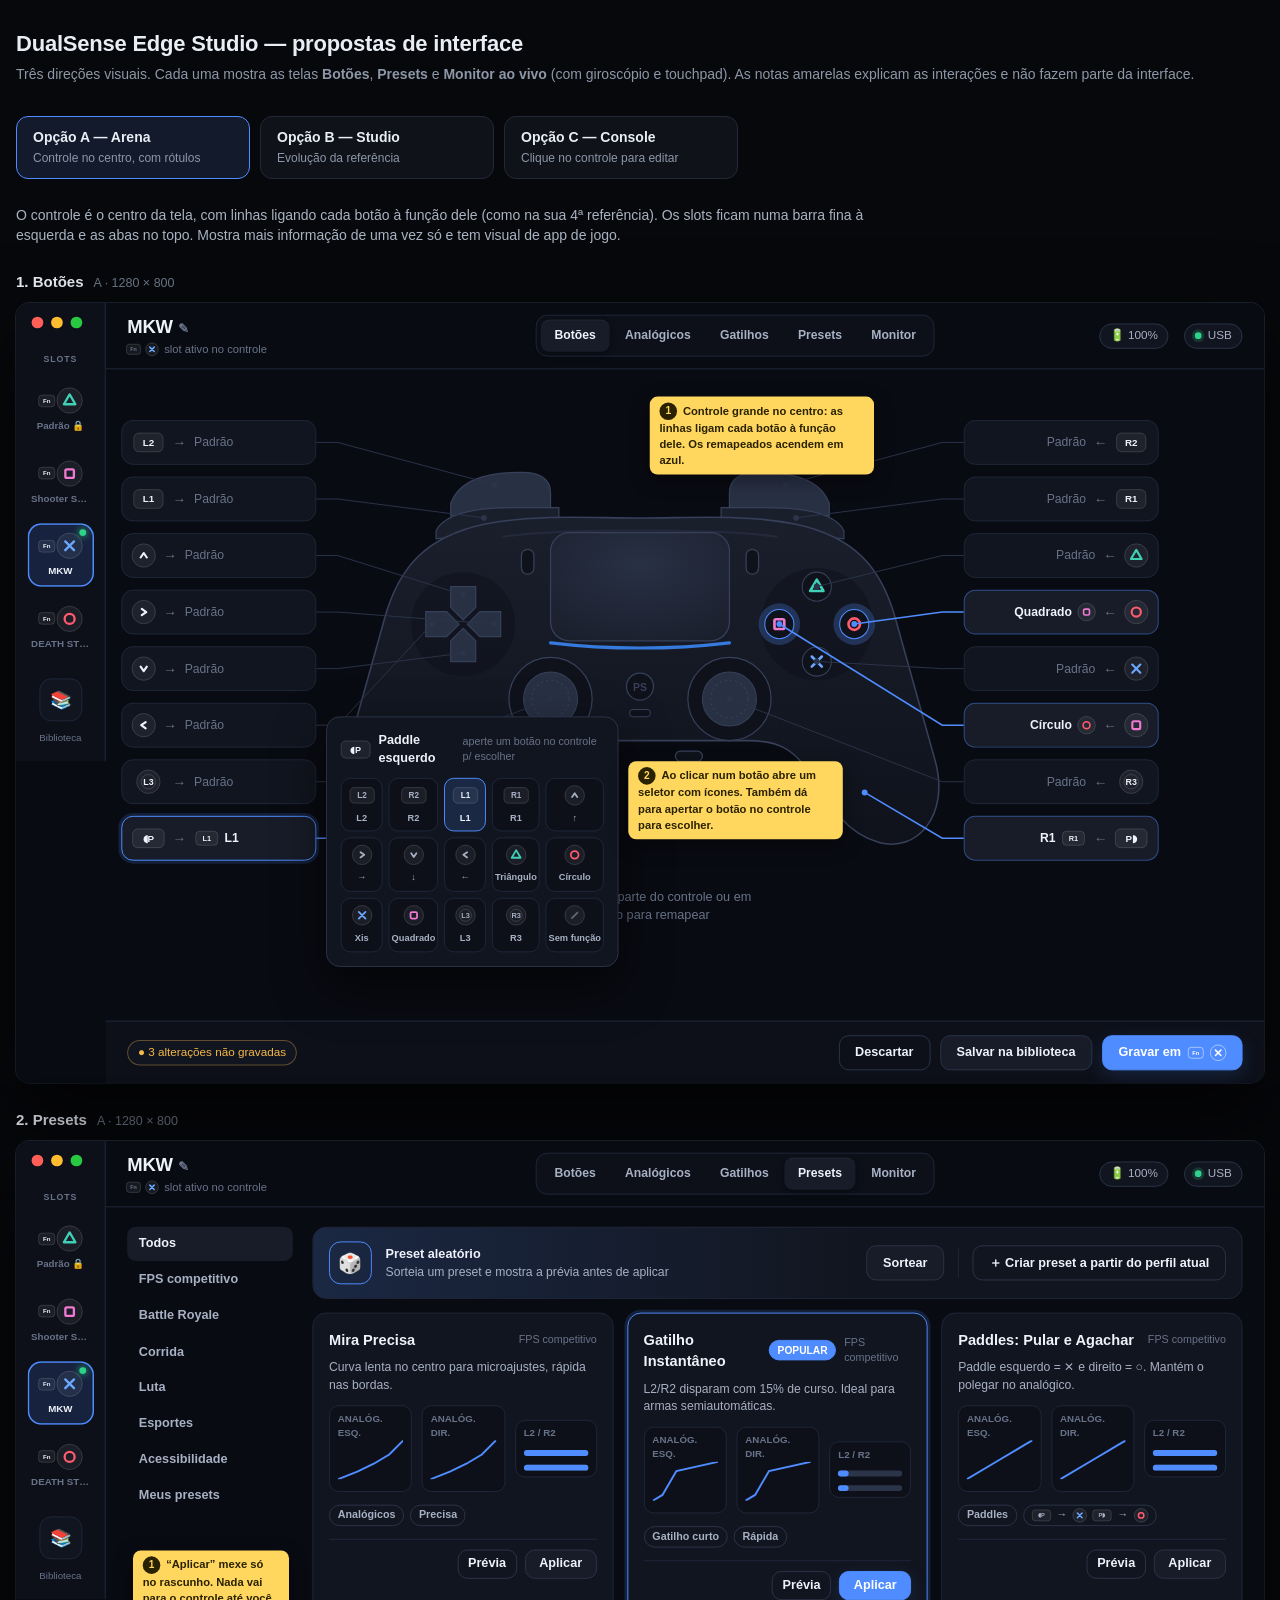
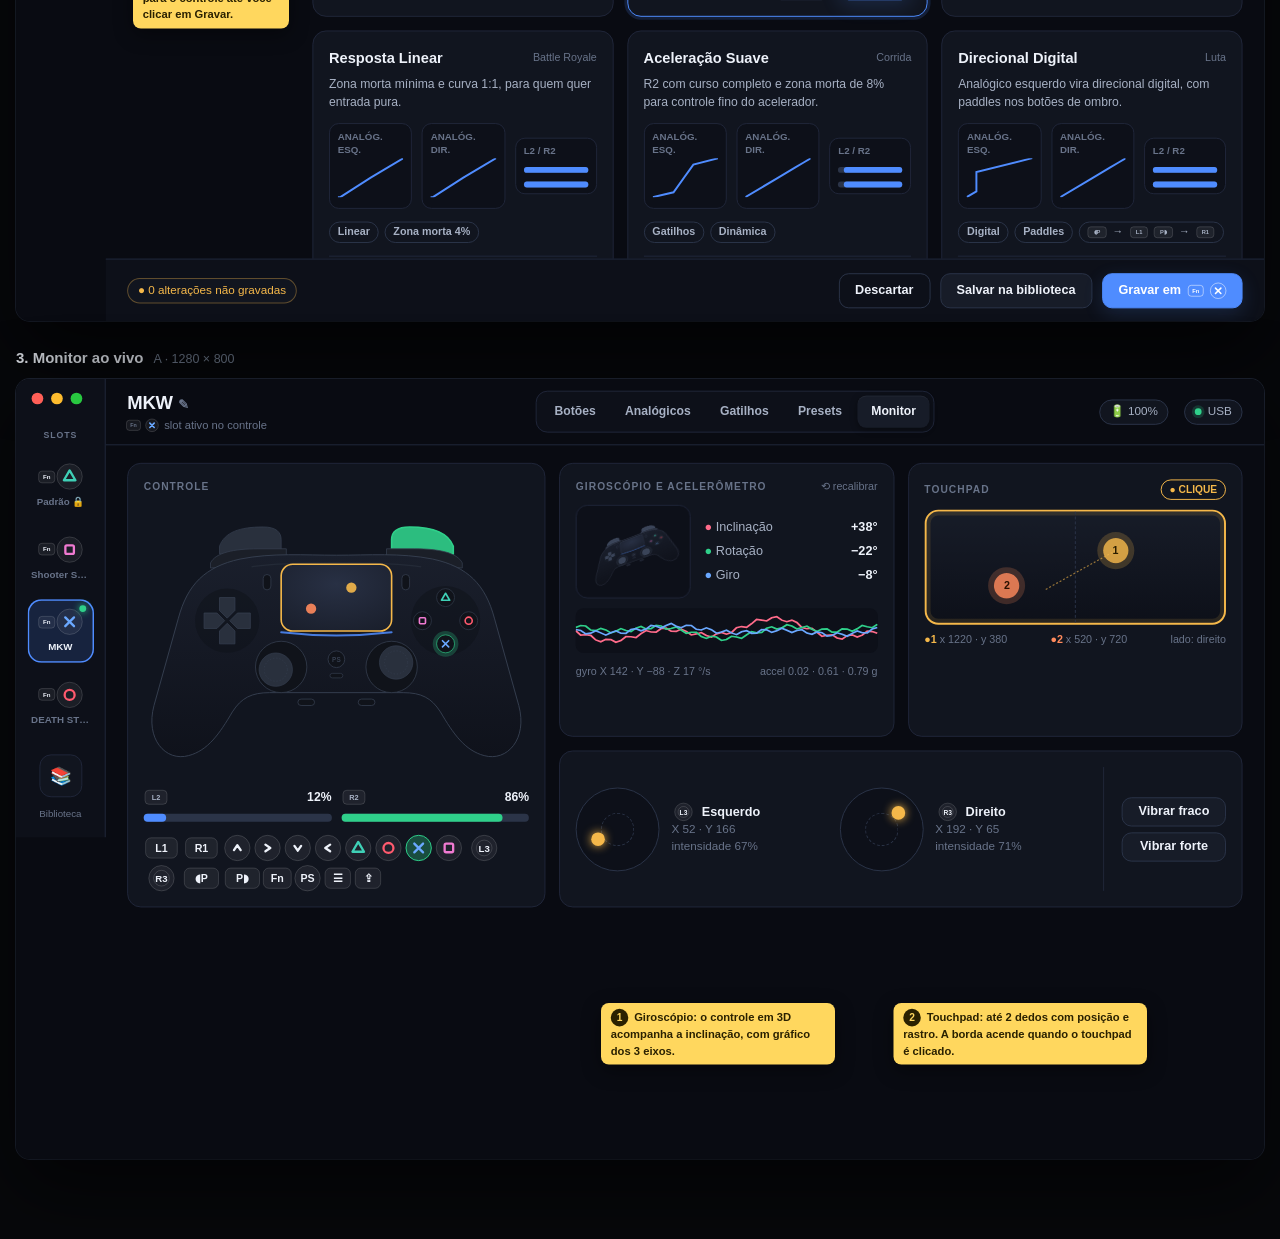
<file: mockups/index.html>
<!doctype html>
<html lang="pt-BR">
<head>
<meta charset="utf-8" />
<meta name="viewport" content="width=device-width, initial-scale=1" />
<title>Edge Studio — Mockups</title>
<style>
  :root { color-scheme: dark; }
  * { box-sizing: border-box; }
  body { margin: 0; background: #07080b; color: #e9edf4; font: 14px/1.45 -apple-system, BlinkMacSystemFont, "SF Pro Text", "Inter", sans-serif; -webkit-font-smoothing: antialiased; }
  .page { max-width: 1400px; margin: 0 auto; padding: 28px 16px 80px; }
  .page h1 { font-size: 22px; margin: 0 0 4px; letter-spacing: -.01em; }
  .page .lead { color: #8d97a8; margin: 0 0 20px; }
  .switch { display: flex; gap: 10px; flex-wrap: wrap; margin-bottom: 14px; padding: 12px 0; }
  .switch button { all: unset; cursor: pointer; padding: 10px 16px; border-radius: 12px; border: 1px solid #222837; background: #0f1218; min-width: 200px; }
  .switch button b { display: block; font-size: 14px; }
  .switch button span { color: #8d97a8; font-size: 12px; }
  .switch button.on { border-color: #4f8cff; background: #121a2b; }
  .opt-desc { color: #aab3c2; margin: 4px 0 18px; max-width: 900px; }
  .frame-title { display: flex; align-items: baseline; gap: 10px; margin: 26px 0 10px; }
  .frame-title b { font-size: 15px; }
  .frame-title span { color: #6f7a8c; font-size: 12.5px; }
  .stage { width: 100%; position: relative; border-radius: 14px; overflow: hidden; box-shadow: 0 30px 80px rgba(0,0,0,.6), 0 0 0 1px #1c2230; }
  .frame { width: 1280px; height: 800px; transform-origin: 0 0; position: absolute; left: 0; top: 0; overflow: hidden; }

  /* ---------- theme tokens ---------- */
  .frame { --bg:#090b12; --bg2:#0d1019; --panel:#11151f; --panel2:#171c28; --line:#20273a; --line2:#2b3448; --tx:#eef2fa; --tx2:#a7b1c4; --tx3:#687389; --ac:#4f8cff; --ac2:#7aa8ff; --acs:rgba(79,140,255,.16); --ok:#2fd08a; --warn:#f5b84a; --rad:14px; background: var(--bg); color: var(--tx); font-size: 13px; }
  .frame[data-t="B"] { --bg:#0a0b0e; --bg2:#0e1014; --panel:#121418; --panel2:#181b21; --line:#1f232b; --line2:#2a2f39; --ac:#1fc8ef; --ac2:#6ddcf6; --acs:rgba(31,200,239,.13); --rad:12px; }
  .frame[data-t="C"] { --bg:#0f1013; --bg2:#141519; --panel:#1a1b20; --panel2:#212228; --line:#26282f; --line2:#33353e; --tx2:#b3b6c0; --tx3:#767a87; --ac:#9b8cff; --ac2:#b9afff; --acs:rgba(155,140,255,.15); --rad:18px; }

  .f-row { display: flex; } .f-col { display: flex; flex-direction: column; }
  .muted { color: var(--tx2); } .dim { color: var(--tx3); }
  .pill { display: inline-flex; align-items: center; gap: 6px; height: 26px; padding: 0 10px; border-radius: 99px; border: 1px solid var(--line2); background: var(--panel); font-size: 12px; color: var(--tx2); white-space: nowrap; }
  .pill .dot { width: 7px; height: 7px; border-radius: 50%; background: var(--ok); box-shadow: 0 0 0 3px rgba(47,208,138,.18); }
  .btn { display: inline-flex; align-items: center; justify-content: center; gap: 8px; height: 36px; padding: 0 16px; border-radius: 10px; border: 1px solid var(--line2); background: var(--panel2); color: var(--tx); font-weight: 600; font-size: 13px; white-space: nowrap; }
  .btn.pri { background: var(--ac); border-color: var(--ac); color: #fff; box-shadow: 0 6px 20px var(--acs); }
  .frame[data-t="B"] .btn.pri { background: transparent; color: var(--ac2); border-color: var(--ac); box-shadow: 0 0 0 1px var(--ac) inset, 0 0 24px var(--acs); }
  .btn.ghost { background: transparent; }
  .tabs { display: flex; gap: 4px; }
  .seg { display: inline-flex; padding: 4px; gap: 2px; background: var(--bg2); border: 1px solid var(--line); border-radius: 12px; }
  .seg div { padding: 7px 14px; border-radius: 9px; color: var(--tx2); font-weight: 600; font-size: 12.5px; }
  .seg div.on { background: var(--panel2); color: var(--tx); box-shadow: 0 1px 0 rgba(255,255,255,.05) inset, 0 2px 8px rgba(0,0,0,.4); }
  .uline { display: flex; gap: 26px; border-bottom: 1px solid var(--line); }
  .uline div { padding: 12px 0; color: var(--tx3); font-weight: 600; font-size: 14px; }
  .uline div.on { color: var(--tx); box-shadow: 0 -2px 0 var(--ac) inset; }
  .card { background: var(--panel); border: 1px solid var(--line); border-radius: var(--rad); }
  .cap { font-size: 10.5px; font-weight: 700; letter-spacing: .1em; text-transform: uppercase; color: var(--tx3); }
  .chip { display: inline-flex; align-items: center; gap: 6px; padding: 4px 10px; border-radius: 99px; border: 1px solid var(--line2); color: var(--tx2); font-size: 12px; font-weight: 600; }
  .chip.on { background: var(--ac); border-color: var(--ac); color: #fff; }
  .slider { position: relative; height: 4px; border-radius: 4px; background: var(--line2); }
  .slider i { position: absolute; left: 0; top: 0; bottom: 0; background: var(--ac); border-radius: 4px; }
  .slider b { position: absolute; top: -6px; width: 16px; height: 16px; border-radius: 50%; background: #fff; margin-left: -8px; box-shadow: 0 1px 4px rgba(0,0,0,.6); }
  .kv { display: flex; justify-content: space-between; color: var(--tx2); font-weight: 600; font-size: 12.5px; margin-bottom: 8px; }
  .kv b { color: var(--tx); }
  .glyph-tile { display: flex; flex-direction: column; align-items: center; gap: 6px; padding: 10px 4px; border-radius: 10px; border: 1px solid var(--line); background: var(--bg2); font-size: 11px; color: var(--tx2); font-weight: 600; }
  .glyph-tile.on { border-color: var(--ac); background: var(--acs); color: var(--tx); }
  .win { position: absolute; top: 14px; left: 16px; display: flex; gap: 8px; z-index: 5; }
  .win i { width: 12px; height: 12px; border-radius: 50%; background: #ff5f57; } .win i:nth-child(2) { background: #febc2e; } .win i:nth-child(3) { background: #28c840; }
  .note { position: absolute; background: #ffd75e; color: #2a2100; font-size: 11.5px; font-weight: 650; padding: 6px 10px; border-radius: 8px; box-shadow: 0 6px 20px rgba(0,0,0,.4); max-width: 230px; z-index: 6; }
  .note::before { content: attr(data-n); display: inline-grid; place-items: center; width: 18px; height: 18px; border-radius: 50%; background: #2a2100; color: #ffd75e; font-size: 10.5px; margin-right: 6px; }
</style>
</head>
<body>
<div class="page">
  <h1>DualSense Edge Studio — propostas de interface</h1>
  <p class="lead">Três direções visuais. Cada uma mostra as telas <b>Botões</b>, <b>Presets</b> e <b>Monitor ao vivo</b> (com giroscópio e touchpad). As notas amarelas explicam as interações e não fazem parte da interface.</p>
  <div class="switch" id="switch"></div>
  <p class="opt-desc" id="desc"></p>
  <div id="frames"></div>
</div>
<script src="glyphs.js"></script>
<script src="mockups.js"></script>
</body>
</html>
</file>
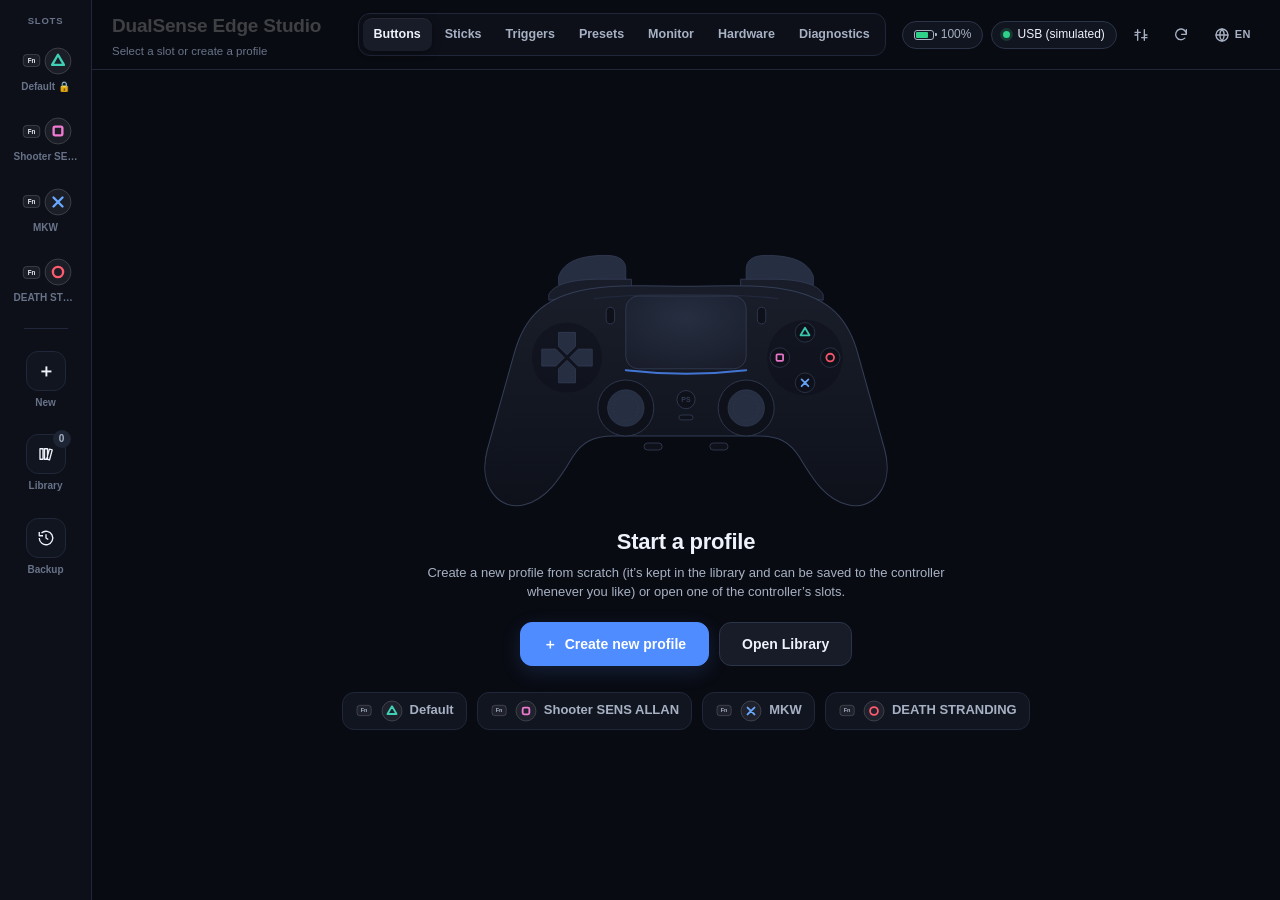
<file: web/index.html>
<!doctype html>
<html lang="pt-BR">
<head>
  <meta charset="utf-8" />
  <meta name="viewport" content="width=device-width, initial-scale=1" />
  <title>DualSense Edge Studio</title>
  <link rel="stylesheet" href="app.css" />
</head>
<body>
  <div class="app">
    <!-- left rail: controller slots + library -->
    <nav class="rail">
      <div class="rail-cap" data-i18n="SLOTS">SLOTS</div>
      <div id="rail-slots" class="rail-slots"></div>
      <div class="rail-sep"></div>
      <button class="rail-btn" id="rail-new" title="Criar um perfil novo na biblioteca" data-i18n-title="Criar um perfil novo na biblioteca">
        <span class="rail-ico">＋</span><span data-i18n="Novo">Novo</span>
      </button>
      <button class="rail-btn" id="rail-lib" title="Biblioteca de perfis do app" data-i18n-title="Biblioteca de perfis do app">
        <span class="rail-ico"><svg viewBox="0 0 24 24"><path d="M4 5h4v14H4zM10 5h4v14h-4zM16.5 5.5l3.8 1-3.6 13.4-3.8-1z"/></svg></span><span data-i18n="Biblioteca">Biblioteca</span><b id="lib-count" class="rail-badge">0</b>
      </button>
      <button class="rail-btn" id="rail-backup" title="Backup dos slots e histórico de gravações" data-i18n-title="Backup dos slots e histórico de gravações">
        <span class="rail-ico"><svg viewBox="0 0 24 24"><path d="M3 12a9 9 0 1 0 3-6.7M3 4v5h5M12 7v5l3 2"/></svg></span><span data-i18n="Backup">Backup</span>
      </button>
    </nav>

    <!-- library drawer -->
    <aside class="drawer hidden" id="drawer">
      <div class="drawer-head">
        <div><b data-i18n="Biblioteca">Biblioteca</b><div class="dim small" data-i18n="Perfis salvos neste Mac">Perfis salvos neste Mac</div></div>
        <button class="icon-btn" id="drawer-close" title="Fechar" data-i18n-title="Fechar">✕</button>
      </div>
      <button class="btn pri block" id="drawer-new">＋ <span data-i18n="Novo perfil">Novo perfil</span></button>
      <div class="search"><svg viewBox="0 0 24 24"><circle cx="11" cy="11" r="7"/><path d="m20 20-4-4"/></svg><input id="lib-search" placeholder="Buscar perfis" data-i18n-ph="Buscar perfis" /></div>
      <div id="lib-list" class="lib-list"></div>
      <div class="drawer-foot">
        <button class="btn ghost sm" id="lib-import">⇩ <span data-i18n="Importar JSON">Importar JSON</span></button>
        <button class="btn ghost sm" id="lib-export">⇧ <span data-i18n="Exportar">Exportar</span></button>
      </div>
    </aside>

    <!-- backup & history drawer -->
    <aside class="drawer hidden" id="bdrawer">
      <div class="drawer-head">
        <div><b data-i18n="Backup e histórico">Backup e histórico</b><div class="dim small" data-i18n="Proteção dos slots do controle">Proteção dos slots do controle</div></div>
        <button class="icon-btn" id="bdrawer-close" title="Fechar" data-i18n-title="Fechar">✕</button>
      </div>
      <div class="bk-card">
        <div class="cap" data-i18n="Backup completo">Backup completo</div>
        <p class="dim small" data-i18n="Salva os 4 slots num arquivo. Ao restaurar, □ ✕ ○ voltam exatamente como estavam.">Salva os 4 slots num arquivo. Ao restaurar, □ ✕ ○ voltam exatamente como estavam.</p>
        <div class="bk-actions"><button class="btn pri sm" id="bk-export">⇧ <span data-i18n="Salvar backup">Salvar backup</span></button><button class="btn sm" id="bk-restore">⇩ <span data-i18n="Restaurar…">Restaurar…</span></button></div>
      </div>
      <div class="bk-histhead"><span class="cap" data-i18n="Histórico">Histórico</span><span class="rail-badge static" id="hist-count"></span><button class="btn ghost sm" id="hist-clear" data-i18n="Apagar">Apagar</button></div>
      <div class="dim small" style="margin-top:-6px" data-i18n="Cópia automática do slot antes de cada gravação. Use ↶ para desfazer.">Cópia automática do slot antes de cada gravação. Use ↶ para desfazer.</div>
      <div id="hist-list" class="lib-list"></div>
    </aside>

    <section class="main">
      <header class="top">
        <div class="title-wrap">
          <input id="name" class="name-input" maxlength="40" spellcheck="false" placeholder="Nome do perfil" data-i18n-ph="Nome do perfil" />
          <div id="source" class="source"></div>
        </div>
        <div class="seg" id="tabs">
          <button data-tab="buttons" class="on" data-i18n="Botões">Botões</button>
          <button data-tab="sticks" data-i18n="Analógicos">Analógicos</button>
          <button data-tab="triggers" data-i18n="Gatilhos">Gatilhos</button>
          <button data-tab="presets" data-i18n="Presets">Presets</button>
          <button data-tab="monitor" data-i18n="Monitor">Monitor</button>
          <button data-tab="hw" data-i18n="Hardware">Hardware</button>
          <button data-tab="diag" data-i18n="Diagnóstico">Diagnóstico</button>
        </div>
        <div class="top-right">
          <div id="battery" class="pill hidden"></div>
          <div id="conn" class="pill"><span class="dot"></span><span id="conn-text" data-i18n="Procurando…">Procurando…</span></div>
          <button class="icon-btn" id="btn-compare" title="Comparar perfis" data-i18n-title="Comparar perfis"><svg viewBox="0 0 24 24"><path d="M7 4v16M17 4v16M3 8h8M13 16h8M3 12h4M17 12h4"/></svg></button>
          <button class="icon-btn" id="btn-refresh" title="Ler perfis do controle novamente" data-i18n-title="Ler perfis do controle novamente"><svg viewBox="0 0 24 24"><path d="M20 11a8 8 0 1 0-2.3 5.7M20 4v7h-7"/></svg></button>
          <button class="icon-btn lang-btn" id="btn-lang"></button>
        </div>
      </header>

      <div class="body" id="body">
        <!-- home / empty state -->
        <div class="home hidden" id="home">
          <div class="home-ctrl" id="home-ctrl"></div>
          <h2 data-i18n="Comece um perfil">Comece um perfil</h2>
          <p data-i18n="Crie um perfil novo do zero (ele fica salvo na biblioteca e pode ser gravado no controle quando você quiser) ou abra um dos slots do controle.">Crie um perfil novo do zero (ele fica salvo na biblioteca e pode ser gravado no controle quando você quiser) ou abra um dos slots do controle.</p>
          <div class="home-actions">
            <button class="btn pri lg" id="home-new">＋ <span data-i18n="Criar perfil novo">Criar perfil novo</span></button>
            <button class="btn lg" id="home-lib" data-i18n="Abrir biblioteca">Abrir biblioteca</button>
          </div>
          <div id="home-slots" class="home-slots"></div>
        </div>

        <div class="view" data-view="buttons"><div class="stage-wrap"><div class="stage" id="map-stage"></div></div></div>
        <div class="view hidden" data-view="sticks"><div class="pad-view"><div class="grid2" id="sticks"></div></div></div>
        <div class="view hidden" data-view="triggers"><div class="pad-view" id="triggers"></div></div>
        <div class="view hidden" data-view="presets"><div class="presets" id="presets"></div></div>
        <div class="view hidden" data-view="monitor"><div class="pad-view" id="monitor"></div></div>
        <div class="view hidden" data-view="hw"><div class="pad-view" id="hw"></div></div>
        <div class="view hidden" data-view="diag"><div class="pad-view" id="diag"></div></div>
      </div>

      <footer class="foot" id="foot">
        <span id="foot-status" class="foot-status"></span>
        <div class="spacer"></div>
        <button class="btn ghost" id="btn-revert" data-i18n="Descartar">Descartar</button>
        <button class="btn" id="btn-save" data-i18n="Salvar na biblioteca">Salvar na biblioteca</button>
        <div class="write-group" id="write-group">
          <span class="write-label" data-i18n="Gravar em">Gravar em</span>
          <button class="slot-w" data-sel="96" title="Gravar no slot FN + □" data-i18n-title="Gravar no slot FN + □"></button>
          <button class="slot-w" data-sel="97" title="Gravar no slot FN + ✕" data-i18n-title="Gravar no slot FN + ✕"></button>
          <button class="slot-w" data-sel="98" title="Gravar no slot FN + ○" data-i18n-title="Gravar no slot FN + ○"></button>
        </div>
      </footer>
    </section>
  </div>

  <div id="modal" class="modal hidden"><div class="modal-card"><h3 id="modal-title"></h3><p id="modal-body"></p>
    <div class="modal-actions"><button class="btn ghost" id="modal-cancel" data-i18n="Cancelar">Cancelar</button><button class="btn pri" id="modal-ok" data-i18n="Confirmar">Confirmar</button></div></div></div>
  <div id="cmp" class="cmp hidden"></div>
  <div id="toasts" class="toasts"></div>

  <script src="i18n.js"></script>
  <script src="i18n/en.js"></script>
  <script src="i18n/es.js"></script>
  <script src="i18n/fr.js"></script>
  <script src="i18n/de.js"></script>
  <script src="i18n/it.js"></script>
  <script src="i18n/ru.js"></script>
  <script src="i18n/zh.js"></script>
  <script src="i18n/ja.js"></script>
  <script>I18N.applyDom()</script>
  <script src="controller.js"></script>
  <script src="model3d.js"></script>
  <script src="proto.js"></script>
  <script src="presets.js"></script>
  <script src="native.js"></script>
  <script src="diag.js"></script>
  <script src="hw.js"></script>
  <script src="backup.js"></script>
  <script src="compare.js"></script>
  <script src="app.js"></script>
</body>
</html>
</file>
<file: web/app.css>
:root {
  --bg: #090b12; --bg2: #0d1019; --panel: #11151f; --panel2: #171c28; --panel3: #1d2433;
  --line: #20273a; --line2: #2b3448;
  --tx: #eef2fa; --tx2: #a7b1c4; --tx3: #687389;
  --ac: #4f8cff; --ac2: #7aa8ff; --acs: rgba(79, 140, 255, .16);
  --ok: #2fd08a; --warn: #f5b84a; --bad: #ff5d6c; --touch: #f5b84a; --touch2: #ff8a5c;
  --rad: 14px; --shadow: 0 20px 50px rgba(0, 0, 0, .55);
  color-scheme: dark;
}
* { box-sizing: border-box; }
html, body { height: 100%; margin: 0; }
body { background: var(--bg); color: var(--tx); font: 13px/1.45 -apple-system, BlinkMacSystemFont, "SF Pro Text", sans-serif; -webkit-font-smoothing: antialiased; overflow: hidden; user-select: none; -webkit-user-select: none; }
input, select { user-select: text; -webkit-user-select: text; font: inherit; }
button { font: inherit; color: inherit; }
svg { display: block; }
svg.g { display: inline-block; vertical-align: middle; overflow: visible; flex: none; }
.hidden { display: none !important; }
.dim { color: var(--tx3); } .muted { color: var(--tx2); } .small { font-size: 11.5px; }
.app { display: flex; height: 100%; }

/* ---------- buttons / pills ---------- */
.btn { -webkit-appearance: none; display: inline-flex; align-items: center; justify-content: center; gap: 8px; height: 36px; padding: 0 16px; border-radius: 10px; border: 1px solid var(--line2); background: var(--panel2); color: var(--tx); font-weight: 600; cursor: pointer; white-space: nowrap; transition: background .15s, border-color .15s, transform .05s, opacity .15s; }
.btn:hover:not(:disabled) { background: var(--panel3); border-color: #3a4560; }
.btn:active:not(:disabled) { transform: translateY(1px); }
.btn:disabled { opacity: .4; cursor: default; }
.btn.pri { background: var(--ac); border-color: var(--ac); color: #fff; box-shadow: 0 6px 20px var(--acs); }
.btn.pri:hover:not(:disabled) { background: #6198ff; border-color: #6198ff; }
.btn.ghost { background: transparent; }
.btn.danger { background: transparent; color: var(--bad); border-color: rgba(255, 93, 108, .4); }
.btn.sm { height: 30px; padding: 0 11px; font-size: 12px; }
.btn.lg { height: 44px; padding: 0 22px; font-size: 14px; border-radius: 12px; }
.btn.block { width: 100%; }
.icon-btn { -webkit-appearance: none; width: 32px; height: 32px; border: 1px solid transparent; border-radius: 9px; background: transparent; color: var(--tx2); display: grid; place-items: center; cursor: pointer; }
.icon-btn:hover { background: var(--panel2); color: var(--tx); border-color: var(--line); }
.icon-btn svg { width: 16px; height: 16px; fill: none; stroke: currentColor; stroke-width: 2; stroke-linecap: round; stroke-linejoin: round; }
.icon-btn:disabled { opacity: .35; pointer-events: none; }
.pill { display: inline-flex; align-items: center; gap: 7px; height: 28px; padding: 0 11px; border-radius: 99px; border: 1px solid var(--line2); background: var(--panel); font-size: 12px; color: var(--tx2); white-space: nowrap; }
.pill .dot { width: 7px; height: 7px; border-radius: 50%; background: var(--tx3); }
.pill.on .dot { background: var(--ok); box-shadow: 0 0 0 3px rgba(47, 208, 138, .18); }
.pill.on { color: var(--tx); }
.pill.warn .dot { background: var(--warn); }
.bat { width: 20px; height: 10px; border: 1.5px solid currentColor; border-radius: 3px; padding: 1px; position: relative; }
.bat::after { content: ""; position: absolute; right: -4px; top: 2px; width: 2px; height: 3px; background: currentColor; border-radius: 0 1px 1px 0; }
.bat i { display: block; height: 100%; background: var(--ok); border-radius: 1px; }
.chip { -webkit-appearance: none; display: inline-flex; align-items: center; gap: 6px; padding: 5px 11px; border-radius: 99px; border: 1px solid var(--line2); background: var(--bg2); color: var(--tx2); font-size: 12px; font-weight: 600; cursor: pointer; white-space: nowrap; }
.chip:hover { color: var(--tx); border-color: #3a4560; }
.chip.on { background: var(--ac); border-color: var(--ac); color: #fff; }
.cap { font-size: 10.5px; font-weight: 700; letter-spacing: .1em; text-transform: uppercase; color: var(--tx3); }
.card { background: var(--panel); border: 1px solid var(--line); border-radius: var(--rad); padding: 16px; }
.card h4 { margin: 0 0 12px; font-size: 13.5px; display: flex; align-items: center; gap: 8px; }
.card h4 .sub { margin-left: auto; font-weight: 500; color: var(--tx3); font-size: 12px; }

/* ---------- rail ---------- */
.rail { width: 92px; flex: none; background: var(--bg2); border-right: 1px solid var(--line); display: flex; flex-direction: column; align-items: center; padding: 14px 0 14px; gap: 8px; z-index: 3; }
.rail-cap { max-width: 100%; overflow: hidden; text-overflow: ellipsis; white-space: nowrap; text-align: center; font-size: 9.5px; font-weight: 700; letter-spacing: .08em; color: var(--tx3); margin-bottom: 2px; }
.rail-slots { display: flex; flex-direction: column; gap: 6px; }
.rslot { -webkit-appearance: none; position: relative; width: 74px; padding: 10px 0 8px; border-radius: 14px; border: 0; background: transparent; cursor: pointer; text-align: center; }
.rslot:hover { background: var(--panel); }
.rslot.sel { background: var(--acs); box-shadow: 0 0 0 1.5px var(--ac) inset; }
.rslot.off { opacity: .45; pointer-events: none; }
.rslot .keys { display: flex; justify-content: center; gap: 3px; align-items: center; }
.rslot .nm { font-size: 10px; margin-top: 6px; color: var(--tx3); font-weight: 600; white-space: nowrap; overflow: hidden; text-overflow: ellipsis; padding: 0 5px; }
.rslot.sel .nm { color: var(--tx); }
.rslot.empty .nm { font-style: italic; }
.rslot .act { position: absolute; top: 6px; right: 8px; width: 7px; height: 7px; border-radius: 50%; background: var(--ok); box-shadow: 0 0 8px var(--ok); }
.rail-sep { width: 44px; height: 1px; background: var(--line); margin: 6px 0; }
.rail-btn { -webkit-appearance: none; position: relative; width: 74px; padding: 8px 0; border: 0; border-radius: 14px; background: transparent; color: var(--tx3); font-size: 10px; font-weight: 600; display: flex; flex-direction: column; align-items: center; gap: 5px; cursor: pointer; }
.rail-btn:hover, .rail-btn.on { background: var(--panel); color: var(--tx); }
.rail-ico { width: 40px; height: 40px; border-radius: 12px; display: grid; place-items: center; background: var(--panel); border: 1px solid var(--line); font-size: 18px; color: var(--tx); }
.rail-btn.on .rail-ico { border-color: var(--ac); background: var(--acs); }
.rail-ico svg { width: 18px; height: 18px; fill: none; stroke: currentColor; stroke-width: 1.8; stroke-linejoin: round; }
.rail-badge { position: absolute; top: 4px; right: 12px; min-width: 18px; height: 18px; padding: 0 5px; border-radius: 9px; background: var(--panel3); color: var(--tx2); font-size: 10px; display: grid; place-items: center; }

/* ---------- drawer ---------- */
.drawer { width: 300px; flex: none; background: var(--bg2); border-right: 1px solid var(--line); padding: 16px 14px; display: flex; flex-direction: column; gap: 12px; z-index: 2; animation: slidein .18s ease-out; }
@keyframes slidein { from { transform: translateX(-20px); opacity: 0; } }
.drawer-head { display: flex; align-items: center; justify-content: space-between; }
.drawer-head b { font-size: 15px; }
.search { display: flex; align-items: center; gap: 8px; height: 34px; padding: 0 10px; border-radius: 10px; border: 1px solid var(--line); background: var(--panel); }
.search svg { width: 15px; height: 15px; fill: none; stroke: var(--tx3); stroke-width: 2; stroke-linecap: round; }
.search input { flex: 1; background: transparent; border: 0; outline: none; color: var(--tx); }
.lib-list { flex: 1; overflow-y: auto; display: flex; flex-direction: column; gap: 4px; margin: 0 -4px; padding: 0 4px; }
.lib-item { display: flex; align-items: center; gap: 10px; padding: 9px 8px 9px 10px; border-radius: 12px; cursor: pointer; border: 1px solid transparent; }
.lib-item:hover { background: var(--panel); }
.lib-item.sel { background: var(--panel); border-color: var(--ac); }
.lib-item .ico { width: 34px; height: 34px; border-radius: 10px; background: var(--panel2); display: grid; place-items: center; flex: none; }
.lib-item .tx { flex: 1; min-width: 0; }
.lib-item .tx b { display: block; font-weight: 650; white-space: nowrap; overflow: hidden; text-overflow: ellipsis; }
.lib-item .tx span { color: var(--tx3); font-size: 11px; }
.lib-item .icon-btn { width: 28px; height: 28px; opacity: 0; }
.lib-item:hover .icon-btn { opacity: 1; }
.lib-empty { color: var(--tx3); padding: 10px 6px; }
.drawer-foot { display: flex; gap: 6px; justify-content: space-between; }

/* ---------- main ---------- */
.main { flex: 1; min-width: 0; display: flex; flex-direction: column; position: relative; }
.top { height: 70px; flex: none; display: flex; align-items: center; gap: 16px; padding: 0 20px; border-bottom: 1px solid var(--line); }
.title-wrap { flex: 1 1 270px; min-width: 120px; max-width: 300px; }
.title-wrap .source { overflow: hidden; text-overflow: ellipsis; }
.name-input { width: 100%; font-size: 19px; font-weight: 750; letter-spacing: -.01em; color: var(--tx); background: transparent; border: 1px solid transparent; border-radius: 8px; padding: 2px 6px; margin-left: -7px; }
.name-input:hover { border-color: var(--line); }
.name-input:focus { outline: none; border-color: var(--ac); background: var(--bg2); }
.name-input:disabled { opacity: .5; }
.source { display: flex; align-items: center; gap: 6px; font-size: 11.5px; color: var(--tx3); margin-top: 1px; white-space: nowrap; }
.seg { flex: 1; display: flex; justify-content: center; }
.seg { display: inline-flex; }
#tabs { margin: 0 auto; flex: none; padding: 4px; gap: 2px; background: var(--bg2); border: 1px solid var(--line); border-radius: 12px; }
#tabs button { -webkit-appearance: none; border: 0; background: transparent; padding: 7px 13px; border-radius: 9px; white-space: nowrap; color: var(--tx2); font-weight: 600; font-size: 12.5px; cursor: pointer; }
#tabs button:hover { color: var(--tx); }
#tabs button.on { background: var(--panel2); color: var(--tx); box-shadow: 0 1px 0 rgba(255, 255, 255, .05) inset, 0 2px 8px rgba(0, 0, 0, .4); }
#tabs.disabled { opacity: .4; pointer-events: none; }
.top-right { display: flex; align-items: center; gap: 8px; flex: 1 1 auto; min-width: max-content; max-width: 380px; justify-content: flex-end; }

.body { flex: 1; min-height: 0; position: relative; }
.view { position: absolute; inset: 0; overflow-y: auto; }
.pad-view { padding: 22px 24px 28px; }
.grid2 { display: grid; grid-template-columns: 1fr 1fr; gap: 16px; }

/* ---------- foot ---------- */
.foot { height: 64px; flex: none; display: flex; align-items: center; gap: 10px; padding: 0 20px; border-top: 1px solid var(--line); background: var(--bg2); }
.foot-status { display: inline-flex; align-items: center; gap: 7px; color: var(--tx2); font-size: 12.5px; }
.foot-status.warn { color: var(--warn); }
.foot-status.ok { color: var(--ok); }
.spacer { flex: 1; }
.write-group { display: flex; align-items: center; gap: 4px; padding: 4px 4px 4px 12px; border-radius: 12px; background: var(--ac); box-shadow: 0 6px 20px var(--acs); }
.write-group.disabled { background: var(--panel2); box-shadow: none; opacity: .55; }
.write-label { color: #fff; font-weight: 650; margin-right: 4px; }
.write-group.disabled .write-label { color: var(--tx2); }
.slot-w { -webkit-appearance: none; width: 36px; height: 30px; border-radius: 8px; border: 1px solid rgba(255, 255, 255, .35); background: rgba(255, 255, 255, .1); display: grid; place-items: center; cursor: pointer; }
.slot-w:hover:not(:disabled) { background: rgba(255, 255, 255, .25); }
.slot-w.cur { background: #fff; }
.slot-w:disabled { cursor: default; opacity: .6; }

/* ---------- home ---------- */
.home { position: absolute; inset: 0; display: flex; flex-direction: column; align-items: center; justify-content: center; text-align: center; padding: 20px; z-index: 1; background: var(--bg); }
.home-ctrl { width: 420px; height: 280px; opacity: .95; }
.home h2 { margin: 6px 0 6px; font-size: 22px; letter-spacing: -.01em; }
.home p { margin: 0 0 20px; color: var(--tx2); max-width: 520px; }
.home-actions { display: flex; gap: 10px; }
.home-slots { display: flex; gap: 10px; margin-top: 26px; }
.home-slot { -webkit-appearance: none; display: flex; align-items: center; gap: 8px; padding: 8px 12px; border-radius: 12px; border: 1px solid var(--line); background: var(--panel); cursor: pointer; color: var(--tx2); font-weight: 600; }
.home-slot:hover { border-color: var(--line2); color: var(--tx); }

/* ---------- mapping stage ---------- */
.stage-wrap { position: absolute; inset: 0; display: flex; align-items: center; justify-content: center; overflow: hidden; }
.stage { position: relative; width: 1188px; height: 600px; transform-origin: center center; flex: none; }
.stage .ctrl-box { position: absolute; left: 294px; top: 70px; width: 600px; height: 400px; }
.stage svg.lines { position: absolute; inset: 0; pointer-events: none; }
.ctrl .part { cursor: pointer; transition: opacity .1s; }
.ctrl .part:hover { opacity: .8; }
.callout { -webkit-appearance: none; position: absolute; width: 214px; height: 48px; border-radius: 12px; display: flex; align-items: center; gap: 8px; padding: 0 11px; background: var(--panel); border: 1px solid var(--line); cursor: pointer; text-align: left; transition: border-color .12s, background .12s, box-shadow .12s; }
.callout:hover { border-color: var(--line2); background: var(--panel2); }
.callout.mapped { background: var(--panel2); border-color: rgba(79, 140, 255, .5); }
.callout.sel { border-color: var(--ac); box-shadow: 0 0 0 3px var(--acs); }
.callout.pressed { border-color: var(--ok); box-shadow: 0 0 0 3px rgba(47, 208, 138, .2); }
.callout.r { flex-direction: row-reverse; text-align: right; }
.callout .arrow { color: var(--tx3); font-size: 14px; }
.callout .tgt { display: flex; align-items: center; gap: 6px; font-size: 12.5px; min-width: 0; }
.callout.r .tgt { flex-direction: row-reverse; }
.callout .tgt b { font-weight: 650; white-space: nowrap; overflow: hidden; text-overflow: ellipsis; }
.callout .tgt .dim { font-weight: 500; }
.stage-actions { position: absolute; left: 50%; transform: translateX(-50%); bottom: 18px; display: flex; gap: 8px; align-items: center; }
.stage-hint { position: absolute; left: 0; right: 0; top: 488px; text-align: center; color: var(--tx3); font-size: 12px; }
.picker { position: absolute; width: 318px; padding: 14px; z-index: 5; background: var(--panel); border: 1px solid var(--line2); border-radius: 14px; box-shadow: var(--shadow); }
.picker.anim { animation: pop .12s ease-out; }
@keyframes pop { from { transform: scale(.97); opacity: 0; } }
.picker-head { display: flex; align-items: center; gap: 8px; margin-bottom: 10px; }
.picker-head b { font-size: 14px; }
.picker-head .dim { margin-left: auto; font-size: 10.5px; text-align: right; max-width: 120px; line-height: 1.25; }
.pk-cap { font-size: 9.5px; font-weight: 700; letter-spacing: .08em; text-transform: uppercase; color: var(--tx3); margin: 10px 2px 5px; }
.picker-head + .pk-cap { margin-top: 2px; }
.pk-row { display: grid; gap: 6px; }
.tile { -webkit-appearance: none; display: flex; flex-direction: column; align-items: center; gap: 5px; padding: 8px 2px 6px; border-radius: 10px; border: 1px solid var(--line); background: var(--bg2); font-size: 9.5px; color: var(--tx2); font-weight: 600; cursor: pointer; white-space: nowrap; }
.tile:hover { border-color: var(--line2); color: var(--tx); }
.tile.on { border-color: var(--ac); background: var(--acs); color: var(--tx); }
.tile.def { position: relative; }
.tile.def::after { content: "padrão"; position: absolute; top: -7px; right: 3px; font-size: 8px; padding: 0 4px; border-radius: 4px; background: var(--panel3); color: var(--tx3); }

/* ---------- sticks ---------- */
.preset-row { display: flex; flex-wrap: wrap; gap: 6px; margin-bottom: 16px; }
.stick-body { display: grid; grid-template-columns: 240px 1fr; gap: 20px; align-items: start; }
.curve { width: 240px; height: 240px; background: var(--bg2); border: 1px solid var(--line); border-radius: 12px; touch-action: none; }
.curve .gl { stroke: var(--line); stroke-width: 1; }
.curve .diag { stroke: var(--line2); stroke-dasharray: 3 4; }
.curve .path { fill: none; stroke: var(--ac); stroke-width: 2.5; stroke-linejoin: round; }
.curve .area { fill: var(--acs); }
.curve .dz { fill: rgba(255, 93, 108, .12); }
.curve .handle { fill: var(--bg); stroke: var(--ac2); stroke-width: 2; cursor: grab; }
.curve .handle:hover, .curve .handle.drag { fill: var(--ac); }
.curve .live { fill: var(--warn); }
.curve .live-line { stroke: var(--warn); stroke-dasharray: 2 3; opacity: .7; }
.controls { display: flex; flex-direction: column; gap: 16px; }
.field label { display: flex; justify-content: space-between; color: var(--tx2); font-weight: 600; margin-bottom: 7px; font-size: 12.5px; }
.field label b { color: var(--tx); font-variant-numeric: tabular-nums; }
.field .help { color: var(--tx3); font-size: 11.5px; margin-top: 5px; }
input[type="range"] { -webkit-appearance: none; width: 100%; height: 18px; background: transparent; margin: 0; }
input[type="range"]::-webkit-slider-runnable-track { height: 4px; border-radius: 4px; background: linear-gradient(90deg, var(--ac) var(--p, 0%), var(--line2) var(--p, 0%)); }
input[type="range"]::-webkit-slider-thumb { -webkit-appearance: none; width: 16px; height: 16px; border-radius: 50%; background: #fff; margin-top: -6px; box-shadow: 0 1px 4px rgba(0, 0, 0, .6); cursor: pointer; }
.raw-grid { display: flex; gap: 10px; flex-wrap: wrap; }
.raw-pair { display: flex; align-items: center; gap: 4px; }
.raw-pair span { color: var(--tx3); font-size: 11px; font-weight: 700; margin-right: 2px; }
.num { width: 48px; height: 28px; text-align: center; border-radius: 8px; border: 1px solid var(--line2); background: var(--bg2); color: var(--tx); font-variant-numeric: tabular-nums; }
.num:focus { outline: none; border-color: var(--ac); }
.live-pad { display: flex; align-items: center; gap: 12px; color: var(--tx3); font-size: 11.5px; }
.joy { width: 64px; height: 64px; border-radius: 50%; border: 1px solid var(--line2); background: var(--bg2); position: relative; flex: none; }
.joy::before { content: ""; position: absolute; inset: 30%; border-radius: 50%; border: 1px dashed var(--line2); }
.joy i { position: absolute; width: 12px; height: 12px; margin: -6px 0 0 -6px; border-radius: 50%; background: var(--warn); box-shadow: 0 0 10px var(--warn); left: 50%; top: 50%; }

/* ---------- triggers ---------- */
.trig-top { display: flex; align-items: center; justify-content: space-between; margin-bottom: 16px; }
.toggle { display: inline-flex; align-items: center; gap: 10px; color: var(--tx2); font-weight: 600; cursor: pointer; }
.toggle i { width: 36px; height: 20px; border-radius: 10px; background: var(--line2); position: relative; transition: background .15s; }
.toggle i::after { content: ""; position: absolute; top: 2px; left: 2px; width: 16px; height: 16px; border-radius: 50%; background: #fff; transition: transform .15s; }
.toggle.on i { background: var(--ac); }
.toggle.on i::after { transform: translateX(16px); }
.trig-vis { position: relative; height: 40px; border-radius: 10px; background: var(--bg2); border: 1px solid var(--line); overflow: hidden; margin: 4px 0 6px; }
.trig-range { position: absolute; top: 0; bottom: 0; background: var(--acs); border-left: 2px solid var(--ac); border-right: 2px solid var(--ac); }
.trig-live { position: absolute; top: 0; bottom: 0; left: 0; background: linear-gradient(90deg, rgba(245, 184, 74, .2), rgba(245, 184, 74, .55)); }
.trig-scale { display: flex; justify-content: space-between; color: var(--tx3); font-size: 11px; margin-bottom: 16px; }
.trig-nums { display: grid; grid-template-columns: 1fr auto 1fr; gap: 10px; align-items: center; margin-bottom: 18px; }
.trig-num { text-align: center; padding: 12px; border-radius: 12px; border: 1px solid var(--line); background: var(--bg2); }
.trig-num .cap { display: block; margin-bottom: 4px; }
.trig-num b { font-size: 24px; font-variant-numeric: tabular-nums; }
.trig-out { color: var(--tx2); font-size: 12px; margin-top: 10px; }
.trig-out b { color: var(--tx); }
.chips { display: flex; gap: 6px; flex-wrap: wrap; margin-top: 14px; }

/* ---------- presets ---------- */
.presets { display: flex; gap: 20px; padding: 20px 24px 28px; }
.cats { width: 180px; flex: none; display: flex; flex-direction: column; gap: 2px; position: sticky; top: 0; align-self: flex-start; }
.cat { -webkit-appearance: none; text-align: left; border: 0; background: transparent; padding: 8px 12px; border-radius: 9px; color: var(--tx2); font-weight: 600; cursor: pointer; display: flex; justify-content: space-between; }
.cat:hover { color: var(--tx); background: var(--panel); }
.cat.on { background: var(--panel2); color: var(--tx); }
.cat span { color: var(--tx3); font-size: 11px; }
.preset-main { flex: 1; min-width: 0; display: flex; flex-direction: column; gap: 14px; }
.roll { display: flex; align-items: center; gap: 14px; padding: 14px 16px; background: linear-gradient(90deg, var(--acs), transparent 60%), var(--panel); }
.roll .dice { width: 44px; height: 44px; border-radius: 12px; border: 1px solid var(--ac); display: grid; place-items: center; font-size: 20px; }
.pgrid { display: grid; grid-template-columns: repeat(auto-fill, minmax(280px, 1fr)); gap: 14px; }
.pcard { display: flex; flex-direction: column; gap: 12px; transition: border-color .15s, box-shadow .15s; }
.pcard.hot { border-color: rgba(79, 140, 255, .55); }
.pcard.flash { border-color: var(--ac); box-shadow: 0 0 0 3px var(--acs); }
.pcard .ph { display: flex; align-items: center; gap: 8px; }
.pcard .ph b { font-size: 14.5px; }
.pcard .ph .dim { margin-left: auto; font-size: 11px; }
.pcard .pd { color: var(--tx2); font-size: 12.5px; min-height: 36px; margin-top: -4px; }
.pviz { display: flex; gap: 8px; }
.pviz > div { flex: 1; background: var(--bg2); border: 1px solid var(--line); border-radius: 10px; padding: 6px 8px; }
.pviz .cap { font-size: 9.5px; }
.pviz .tb { height: 6px; border-radius: 3px; background: var(--line2); margin-top: 9px; position: relative; }
.pviz .tb i { position: absolute; top: 0; bottom: 0; background: var(--ac); border-radius: 3px; }
.ptags { display: flex; gap: 6px; flex-wrap: wrap; align-items: center; min-height: 24px; }
.ptags .chip { padding: 2px 8px; font-size: 11px; cursor: default; }
.pact { display: flex; gap: 8px; justify-content: flex-end; border-top: 1px solid var(--line); padding-top: 10px; }
.badge-hot { font-size: 10px; font-weight: 800; padding: 2px 7px; border-radius: 6px; background: var(--ac); color: #fff; }

/* ---------- monitor ---------- */
.mon { display: grid; grid-template-columns: 1.25fr 1fr 1fr; gap: 14px; }
.mon .ctrl-card { grid-row: span 2; display: flex; flex-direction: column; }
.mon .ctrl-live { height: 300px; margin: 4px -6px 0; }
.mon .wide { grid-column: span 2; }
.bars2 { display: grid; grid-template-columns: 1fr 1fr; gap: 12px; margin-top: 8px; }
.bar-h { display: flex; justify-content: space-between; align-items: center; margin-bottom: 6px; font-weight: 600; color: var(--tx2); }
.bar-h b { color: var(--tx); font-variant-numeric: tabular-nums; }
.track { height: 8px; border-radius: 5px; background: var(--line2); overflow: hidden; }
.track i { display: block; height: 100%; width: 0; background: var(--ac); border-radius: 5px; }
.track i.hi { background: var(--ok); }
.btn-grid { display: flex; flex-wrap: wrap; gap: 5px; margin-top: 14px; }
.btn-grid .g { opacity: .55; transition: opacity .06s; }
.btn-grid .g.on { opacity: 1; filter: drop-shadow(0 0 6px rgba(47, 208, 138, .8)); }
.gyro-row { display: flex; gap: 14px; align-items: center; margin-top: 10px; }
.gyro-3d { width: 130px; height: 104px; perspective: 320px; display: grid; place-items: center; background: var(--bg2); border: 1px solid var(--line); border-radius: 12px; flex: none; overflow: hidden; }
.gyro-3d > div { width: 100px; height: 67px; transform-style: preserve-3d; transition: transform .05s linear; }
.gyro-vals { flex: 1; display: flex; flex-direction: column; gap: 7px; font-variant-numeric: tabular-nums; }
.gyro-vals div { display: flex; justify-content: space-between; }
.spark { width: 100%; height: 50px; margin-top: 10px; background: var(--bg2); border-radius: 8px; border: 1px solid var(--line); }
.sens-meta { display: flex; justify-content: space-between; color: var(--tx3); font-size: 11px; margin-top: 7px; font-variant-numeric: tabular-nums; }
.tpad { position: relative; margin-top: 10px; aspect-ratio: 1920 / 1080; max-height: 150px; width: 100%; border-radius: 14px; background: linear-gradient(180deg, var(--panel2), var(--bg2)); border: 2px solid var(--line2); overflow: hidden; transition: border-color .08s, box-shadow .08s; }
.tpad.click { border-color: var(--touch); box-shadow: 0 0 0 4px rgba(245, 184, 74, .14) inset; }
.tpad::before { content: ""; position: absolute; left: 50%; top: 0; bottom: 0; border-left: 1px dashed var(--line2); }
.tpad svg { position: absolute; inset: 0; width: 100%; height: 100%; }
.finger { position: absolute; width: 26px; height: 26px; margin: -13px; border-radius: 50%; display: grid; place-items: center; font-size: 11px; font-weight: 800; color: #261a00; }
.finger.f1 { background: rgba(245, 184, 74, .9); box-shadow: 0 0 0 6px rgba(245, 184, 74, .2); }
.finger.f2 { background: rgba(255, 138, 92, .9); box-shadow: 0 0 0 6px rgba(255, 138, 92, .2); }
.click-pill { margin-left: auto; font-size: 10.5px; font-weight: 700; padding: 2px 8px; border-radius: 99px; border: 1px solid var(--line2); color: var(--tx3); }
.click-pill.on { border-color: var(--touch); color: var(--touch); }
.sticks-row { display: flex; gap: 18px; align-items: center; }
.sticks-row .one { display: flex; gap: 12px; align-items: center; flex: 1; }
.sticks-row .joy { width: 86px; height: 86px; }
.sticks-row .joy.click { border-color: var(--ok); box-shadow: 0 0 0 3px rgba(47, 208, 138, .2); }
.vsep { width: 1px; align-self: stretch; background: var(--line); }
.rawhex { font: 10.5px/1.6 ui-monospace, "SF Mono", Menlo, monospace; color: var(--tx3); word-break: break-all; }

/* ---------- modal / toasts ---------- */
.modal { position: fixed; inset: 0; background: rgba(4, 6, 10, .6); display: grid; place-items: center; z-index: 50; backdrop-filter: blur(3px); }
.modal-card { width: 420px; background: var(--panel); border: 1px solid var(--line2); border-radius: 16px; padding: 20px; box-shadow: var(--shadow); }
.modal-card h3 { margin: 0 0 8px; font-size: 16px; }
.modal-card p { margin: 0 0 18px; color: var(--tx2); }
.modal-actions { display: flex; justify-content: flex-end; gap: 8px; }
.toasts { position: fixed; bottom: 80px; right: 20px; display: flex; flex-direction: column; gap: 8px; z-index: 60; pointer-events: none; }
.toast { min-width: 240px; max-width: 400px; padding: 10px 14px; border-radius: 10px; background: var(--panel3); border: 1px solid var(--line2); box-shadow: var(--shadow); animation: pop .2s ease-out; }
.toast.ok { border-color: rgba(47, 208, 138, .5); }
.toast.err { border-color: rgba(255, 93, 108, .6); }
::-webkit-scrollbar { width: 10px; }
::-webkit-scrollbar-thumb { background: var(--line); border-radius: 10px; border: 3px solid transparent; background-clip: padding-box; }
input[type="range"]:disabled { opacity: .35; }

/* ---------- 3D gyro view ---------- */
.gyro-card { display: flex; flex-direction: column; }
.gyro-stage { margin-top: 10px; height: 210px; border-radius: 12px; border: 1px solid var(--line); overflow: hidden; position: relative;
  background: radial-gradient(ellipse at 50% 35%, #1b2232, var(--bg2) 70%); }
.gyro-stage::after { content: ""; position: absolute; left: 0; right: 0; bottom: 0; height: 45%; pointer-events: none;
  background: repeating-linear-gradient(90deg, rgba(255, 255, 255, .03) 0 1px, transparent 1px 28px);
  -webkit-mask-image: linear-gradient(transparent, #000); }
.gyro-stage canvas { position: relative; z-index: 1; display: block; width: 100%; height: 100%; }
.gyro-vals3 { display: grid; grid-template-columns: repeat(3, 1fr); gap: 8px; margin-top: 10px; }
.gyro-vals3 > div { position: relative; padding: 7px 9px; border-radius: 10px; border: 1px solid var(--line); background: var(--bg2); font-variant-numeric: tabular-nums; }
.gyro-vals3 .muted { display: block; font-size: 11px; white-space: nowrap; }
.gyro-vals3 b { font-size: 17px; }
.inv { -webkit-appearance: none; position: absolute; right: 6px; bottom: 6px; width: 22px; height: 22px; border-radius: 6px; border: 1px solid var(--line2); background: transparent; color: var(--tx3); font-size: 12px; cursor: pointer; display: grid; place-items: center; }
.inv:hover { color: var(--tx); }
.inv.on { background: var(--acs); border-color: var(--ac); color: var(--ac2); }

/* ---------- diagnostics ---------- */
.dg { display: grid; grid-template-columns: 1fr 1fr; gap: 14px; }
.dg-wide { grid-column: 1 / -1; }
.dg h4 { margin: 0 0 4px; font-size: 15px; }
.dg-head { display: flex; align-items: flex-start; gap: 16px; margin-bottom: 14px; }
.dg-head > div:first-child { flex: 1; max-width: 720px; }
.dg-head .small { line-height: 1.45; }
.dg-title { display: flex; align-items: center; gap: 8px; margin-bottom: 10px; }
.dg-drift, .dg-circ { display: grid; grid-template-columns: 1fr 1fr; gap: 18px; }
.dg-drift-one, .dg-circ-one { display: flex; gap: 16px; align-items: flex-start; padding: 12px; border: 1px solid var(--line); border-radius: 12px; background: var(--bg2); }
.dg-zoom { position: relative; flex: none; }
.dg-zoom canvas { width: 150px; height: 150px; display: block; border-radius: 10px; background: var(--bg); border: 1px solid var(--line); }
.dg-zoom-cap { position: absolute; left: 8px; bottom: 6px; font-size: 9.5px; color: var(--tx3); }
.dg-drift-info, .dg-circ-info { flex: 1; min-width: 0; }
.dg-stats { display: grid; grid-template-columns: 1fr 1fr; gap: 8px 14px; }
.dg-stats.col { grid-template-columns: 1fr; gap: 8px; }
.dg-stats > div { display: flex; flex-direction: column; gap: 2px; }
.dg-stats b { font-size: 15px; font-variant-numeric: tabular-nums; }
.dg-sug { margin-top: 12px; display: flex; flex-wrap: wrap; align-items: center; gap: 8px 12px; font-size: 12.5px; color: var(--tx2); }
.dg-sug b { color: var(--warn); }
.verdict { margin-left: auto; font-size: 11px; font-weight: 700; padding: 3px 9px; border-radius: 99px; background: var(--panel3, #2a3242); color: var(--tx3); }
.verdict.ok { background: rgba(47, 208, 138, .14); color: var(--ok); }
.verdict.warn { background: rgba(245, 184, 74, .14); color: var(--warn); }
.verdict.bad { background: rgba(255, 93, 108, .14); color: var(--bad); }
.dg-circ-one canvas { width: 200px; height: 200px; flex: none; display: block; }
.dg-note { margin-top: 12px; font-size: 12px; color: var(--tx3); line-height: 1.45; }
.ok-tx { color: var(--ok); } .warn-tx { color: var(--warn); }
.dg-trig { margin-top: 12px; }
.dg-tbar { position: relative; height: 12px; border-radius: 6px; background: var(--line2); }
.dg-trange { position: absolute; top: 0; bottom: 0; border-radius: 6px; background: rgba(79, 140, 255, .45); }
.dg-tbar i { position: absolute; top: -3px; width: 3px; height: 18px; margin-left: -1.5px; border-radius: 2px; background: var(--ok); box-shadow: 0 0 8px var(--ok); }
.dg-tfoot { display: flex; align-items: center; gap: 10px; min-height: 30px; margin-top: 6px; }
.dg-tfoot button { margin-left: auto; }
.dg-rate { display: flex; align-items: center; gap: 24px; }
.dg-hz { display: flex; align-items: baseline; gap: 6px; min-width: 130px; }
.dg-hz b { font-size: 44px; font-weight: 700; font-variant-numeric: tabular-nums; letter-spacing: -.02em; }
.dg-hz span { color: var(--tx3); font-weight: 600; }
.dg-rate .dg-stats { flex: 1; grid-template-columns: repeat(3, 1fr); }

/* ---------- hardware ---------- */
.hw { display: grid; grid-template-columns: 1fr 1fr; gap: 14px; }
.hw-wide { grid-column: 1 / -1; }
.hw h4 { margin: 0 0 12px; font-size: 15px; }
.hw-note { grid-column: 1 / -1; display: flex; align-items: center; gap: 10px; padding: 10px 14px; border-radius: 12px; background: var(--panel2); border: 1px solid var(--line); color: var(--tx2); font-size: 12.5px; }
.hw-note button { margin-left: auto; flex: none; }
.hw-lightbar { height: 34px; display: flex; align-items: center; justify-content: center; margin-bottom: 14px; border-radius: 10px; background: var(--bg2); border: 1px solid var(--line); }
.hw-lightbar i { width: 62%; height: 6px; border-radius: 6px; transition: background .15s, box-shadow .15s; }
.hw-sw { display: flex; flex-wrap: wrap; gap: 8px; margin-bottom: 14px; }
.sw { -webkit-appearance: none; width: 28px; height: 28px; border-radius: 50%; border: 2px solid var(--panel); background: var(--c); box-shadow: 0 0 0 1px var(--line2); cursor: pointer; padding: 0; position: relative; }
.sw.on { box-shadow: 0 0 0 2px var(--tx); }
.sw.custom { background: conic-gradient(#ff3d5a, #ffd23f, #2fd08a, #00c2ff, #9b5cff, #ff3d5a); overflow: hidden; }
.sw.custom input { position: absolute; inset: 0; opacity: 0; cursor: pointer; }
.hw-row { display: grid; grid-template-columns: 1fr 1fr; gap: 18px; margin-top: 16px; }
.hw-row .cap { margin-bottom: 8px; }
.hw-leds { display: flex; gap: 8px; margin-bottom: 10px; }
.hw-leds span { width: 26px; height: 10px; border-radius: 5px; border: 1px solid var(--line2); background: var(--bg2); }
.hw-leds span.on { background: #fff; border-color: #fff; box-shadow: 0 0 10px rgba(255, 255, 255, .6); }
.hw .chips { display: flex; flex-wrap: wrap; gap: 6px; }
.hw-motors { display: grid; grid-template-columns: 1fr 1fr; gap: 18px; }
.hw-motor .field label .dim { font-weight: 500; margin-right: auto; margin-left: 4px; }
.hw-meter { height: 6px; border-radius: 4px; background: var(--line2); overflow: hidden; margin-top: 8px; }
.hw-meter i { display: block; height: 100%; width: 0; background: var(--warn); transition: width .12s; }
.hw-trigs { display: grid; grid-template-columns: 1fr 1fr; gap: 18px; }
.hw-trig { padding: 14px; border: 1px solid var(--line); border-radius: 12px; background: var(--bg2); }
.hw-trig-head { display: flex; align-items: center; gap: 8px; margin-bottom: 12px; }
.hw-trig-head .dim { margin-left: auto; font-variant-numeric: tabular-nums; }
.hw-tbar { position: relative; height: 14px; border-radius: 7px; background: var(--line2); margin-bottom: 22px; }
.hw-tzone { position: absolute; top: 0; bottom: 0; border-radius: 7px; width: 0; }
.hw-tzone.feedback { background: rgba(79, 140, 255, .55); }
.hw-tzone.weapon { background: rgba(255, 93, 108, .55); }
.hw-tzone.vibration { background: repeating-linear-gradient(90deg, rgba(245, 184, 74, .7) 0 4px, rgba(245, 184, 74, .25) 4px 8px); }
.hw-tbar > i { position: absolute; top: -3px; width: 3px; height: 20px; margin-left: -1.5px; border-radius: 2px; background: var(--ok); box-shadow: 0 0 8px var(--ok); }
.hw-tticks { position: absolute; left: 0; right: 0; top: 17px; display: grid; grid-template-columns: repeat(10, 1fr); font-size: 9.5px; color: var(--tx3); }
.hw-tticks span { text-align: center; }
.hw-modes { margin-bottom: 8px; }
.hw-trig .help { color: var(--tx3); font-size: 11.5px; margin-bottom: 12px; min-height: 16px; }
.hw-params { display: grid; grid-template-columns: 1fr 1fr; gap: 10px 16px; }
.hw-params > div.hidden { display: none; }
#tabs button { padding-left: 11px; padding-right: 11px; }
.hw-tact { font-size: 11px; color: var(--tx3); margin: -6px 0 12px; font-variant-numeric: tabular-nums; }

/* ---------- backup & history ---------- */
.bk-card { padding: 12px; border: 1px solid var(--line); border-radius: 12px; background: var(--panel); }
.bk-card p { margin: 6px 0 10px; line-height: 1.45; }
.bk-actions { display: flex; gap: 6px; }
.bk-histhead { display: flex; align-items: center; gap: 8px; margin-top: 4px; }
.bk-histhead #hist-clear { margin-left: auto; }
.rail-badge.static { position: static; }
.rail-badge.static:empty { display: none; }
.hist-item { display: flex; align-items: center; gap: 10px; padding: 8px 6px 8px 8px; border-radius: 12px; border: 1px solid transparent; }
.hist-item:hover { background: var(--panel); }
.hist-item .ico { width: 34px; height: 34px; border-radius: 10px; background: var(--panel2); display: grid; place-items: center; flex: none; }
.hist-item .tx { flex: 1; min-width: 0; }
.hist-item .tx b { display: block; font-weight: 650; white-space: nowrap; overflow: hidden; text-overflow: ellipsis; }
.hist-item .tx b i { color: var(--tx3); font-weight: 500; }
.hist-item .tx span { color: var(--tx3); font-size: 11px; display: block; white-space: nowrap; overflow: hidden; text-overflow: ellipsis; }
.hist-item .icon-btn { width: 28px; height: 28px; flex: none; }

/* ---------- compare ---------- */
.cmp { position: fixed; inset: 0; z-index: 40; background: rgba(4, 6, 10, .62); backdrop-filter: blur(4px); display: flex; align-items: center; justify-content: center; padding: 28px; }
.cmp-win { width: min(1080px, 100%); max-height: 100%; display: flex; flex-direction: column; background: var(--panel); border: 1px solid var(--line2); border-radius: 16px; box-shadow: var(--shadow); animation: pop .14s ease-out; }
.cmp-head { display: flex; align-items: flex-start; gap: 12px; padding: 16px 18px 12px; }
.cmp-head b { font-size: 16px; }
.cmp-head .icon-btn { margin-left: auto; }
.cmp-pick { display: flex; align-items: center; gap: 10px; padding: 0 18px 14px; border-bottom: 1px solid var(--line); }
.cmp-sel { flex: 1; display: flex; align-items: center; gap: 8px; min-width: 0; }
.cmp-sel select { flex: 1; min-width: 0; height: 34px; padding: 0 10px; border-radius: 9px; border: 1px solid var(--line2); background: var(--bg2); color: var(--tx); font: inherit; font-size: 13px; }
.cmp-sel .tag { width: 24px; height: 24px; border-radius: 7px; display: grid; place-items: center; font-weight: 800; font-size: 12px; color: #fff; flex: none; }
.ka { --k: var(--ac); } .kb { --k: #f59e3b; }
.tag.ka, .tag.kb { background: var(--k); }
i.ka, i.kb { display: inline-block; width: 8px; height: 8px; border-radius: 50%; background: var(--k); margin-right: 6px; vertical-align: 1px; }
.cmp-body { overflow-y: auto; padding: 14px 18px 18px; display: flex; flex-direction: column; gap: 12px; }
.cmp-empty, .cmp-hint { color: var(--tx3); font-size: 12.5px; }
.cmp-hint { margin-top: -4px; }
.cmp-sum { display: flex; align-items: center; flex-wrap: wrap; gap: 6px 8px; }
.cmp-sum > b { font-size: 14px; margin-right: 6px; }
.sp { flex: 1; }
.cmp-chip { font-size: 11px; font-weight: 700; padding: 3px 9px; border-radius: 99px; }
.cmp-chip.same { background: var(--panel2); color: var(--tx3); }
.cmp-chip.diff { background: rgba(245, 158, 59, .15); color: #f59e3b; }
.cmp-grid { display: grid; grid-template-columns: 1fr 1fr; gap: 12px; }
.cmp-card { border: 1px solid var(--line); border-radius: 12px; background: var(--bg2); padding: 12px 14px; }
.cmp-card.has-diff { border-color: rgba(245, 158, 59, .45); }
.cmp-card-h { display: flex; align-items: center; gap: 8px; margin-bottom: 10px; }
.cmp-stick { display: flex; gap: 14px; align-items: center; }
.cmp-curve { width: 130px; height: 130px; flex: none; background: var(--bg); border: 1px solid var(--line); border-radius: 10px; }
.cmp-curve path { fill: none; stroke-width: 2.5; vector-effect: non-scaling-stroke; stroke-linejoin: round; }
.cmp-curve .diag { stroke: var(--line2); stroke-dasharray: 3 4; stroke-width: 1; }
.cmp-curve .ca { stroke: var(--ac); }
.cmp-curve .cb { stroke: #f59e3b; stroke-dasharray: 6 4; }
.cmp-t, .cmp-bt { width: 100%; border-collapse: collapse; font-size: 12.5px; }
.cmp-t th, .cmp-bt th { text-align: left; font-size: 10.5px; font-weight: 700; letter-spacing: .06em; text-transform: uppercase; color: var(--tx3); padding: 4px 6px; }
.cmp-t td, .cmp-bt td { padding: 6px; border-top: 1px solid var(--line); color: var(--tx2); }
.cmp-t td:first-child { color: var(--tx3); }
.cmp-t tr.d td:not(:first-child), .cmp-bt tr.d td:nth-child(2), .cmp-bt tr.d td:nth-child(3) { color: var(--tx); font-weight: 650; }
.cmp-t tr.d, .cmp-bt tr.d { background: rgba(245, 158, 59, .07); }
.cmp-bt td { vertical-align: middle; }
.cmp-bt td svg { vertical-align: middle; }
.cmp-bt td:last-child { text-align: right; width: 90px; }
.cmp-trig { display: grid; grid-template-columns: 90px 1fr 170px 120px; align-items: center; gap: 12px; padding: 8px 0; border-top: 1px solid var(--line); }
.cmp-trig.d { background: rgba(245, 158, 59, .07); }
.cmp-trig-n { display: flex; align-items: center; gap: 8px; }
.cmp-trig-bars { display: flex; flex-direction: column; gap: 5px; }
.cmp-tb { position: relative; height: 7px; border-radius: 4px; background: var(--line2); }
.cmp-tb i { position: absolute; top: 0; bottom: 0; border-radius: 4px; background: var(--k); }
.cmp-trig-v { display: flex; gap: 14px; font-size: 12px; color: var(--tx2); font-variant-numeric: tabular-nums; }
.cmp-trig-a { text-align: right; }

.dg-info { display: grid; grid-template-columns: repeat(4, 1fr); gap: 12px 18px; }
.dg-info > div { display: flex; flex-direction: column; gap: 3px; min-width: 0; }
.dg-info b { font-size: 13.5px; font-variant-numeric: tabular-nums; white-space: nowrap; overflow: hidden; text-overflow: ellipsis; }

/* language picker */
.icon-btn.lang-btn { width: auto; padding: 0 8px; gap: 5px; display: inline-flex; align-items: center; font-size: 11px; font-weight: 700; letter-spacing: .04em; }
.lang-menu { position: fixed; z-index: 60; min-width: 210px; padding: 6px; background: var(--panel); border: 1px solid var(--line); border-radius: 12px; box-shadow: 0 16px 40px rgba(0,0,0,.45); }
.lang-menu.hidden { display: none; }
.lang-menu button { -webkit-appearance: none; display: flex; align-items: center; gap: 8px; width: 100%; padding: 8px 10px; border: 0; border-radius: 8px; background: transparent; color: var(--tx); font: inherit; text-align: left; cursor: pointer; }
.lang-menu button:hover { background: var(--panel2); }
.lang-menu button span { flex: 1; }
.lang-menu button i { font-style: normal; color: var(--tx2); margin-left: 4px; }
.lang-menu button b { color: var(--ac); }
.lang-menu .lang-sep { height: 1px; margin: 4px 6px; background: var(--line); }
</file>
